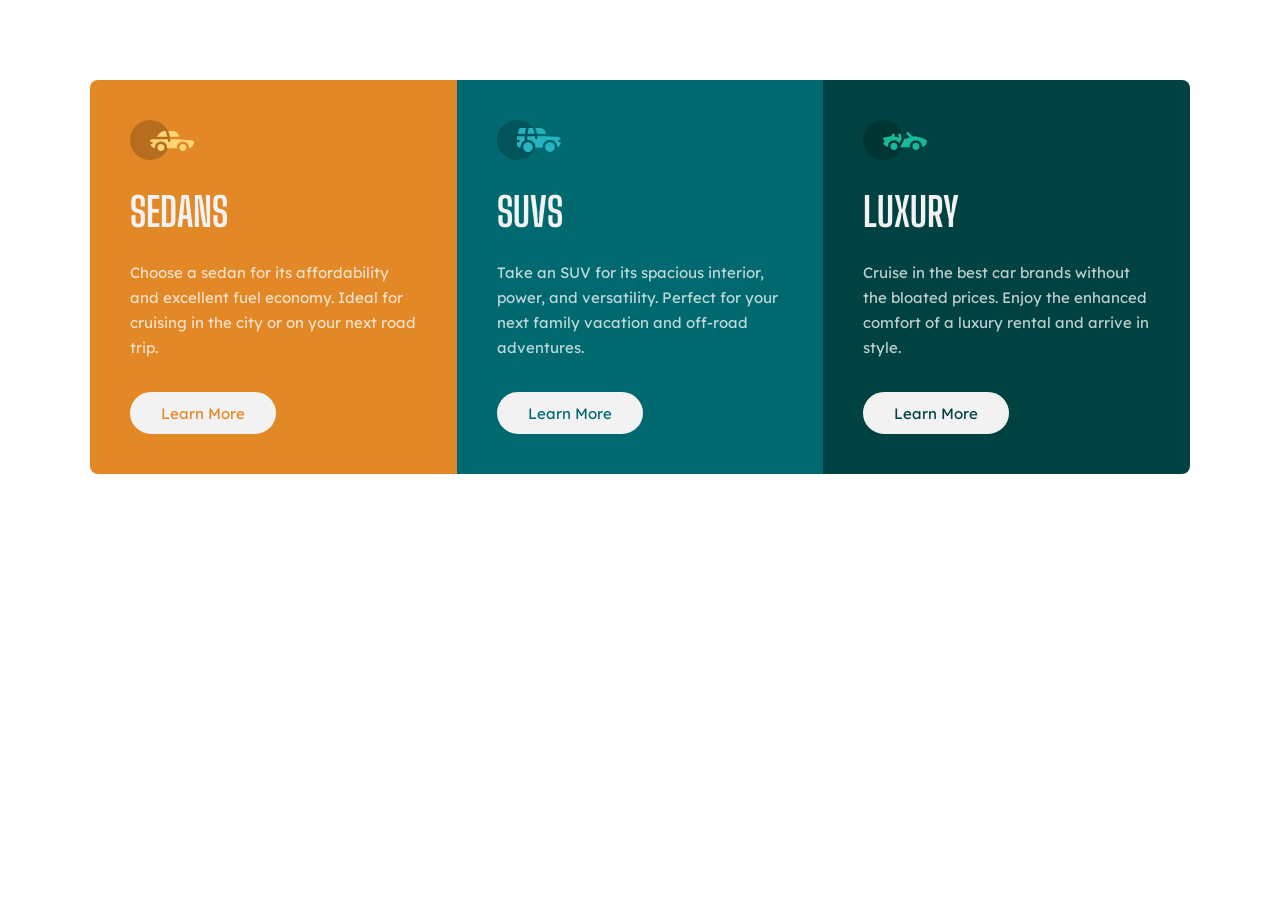
<file: index.html>
<!DOCTYPE html>
<html lang="en">
<head>
    <meta charset="UTF-8">
    <meta name="viewport" content="width=device-width, initial-scale=1.0">
    <link rel="preconnect" href="https://fonts.googleapis.com">
    <link rel="preconnect" href="https://fonts.gstatic.com" crossorigin>
    <link href="https://fonts.googleapis.com/css2?family=Big+Shoulders+Display:wght@700&family=Lexend+Deca&display=swap" rel="stylesheet">
    <link rel="stylesheet" href="style.css">
    <title>Choose Your Vehicle</title>
</head>
<body>
    <div class="container">
        <section id="vehicle-descriptions">
            <div class="description-card" id="sedan">
                <div class="vehicle-icon-container">
                    <img src="./images/icon-sedans.svg" alt="sedan icon">
                </div>
                <h3>Sedans</h3>
                <p>Choose a sedan for its affordability and excellent fuel economy. Ideal for cruising in the city or on your next road trip.</p>
                <button class="learn-more-btn">Learn More</button>
            </div>
            <div class="description-card" id="suvs">
                <div class="vehicle-icon-container">
                    <img src="./images/icon-suvs.svg" alt="suv icon">
                </div>
                <h3>suvs</h3>
                <p>Take an SUV for its spacious interior, power, and versatility. Perfect for your next family vacation and off-road adventures.</p>
                <button class="learn-more-btn">Learn More</button>
            </div>
            <div class="description-card" id="luxury">
                <div class="vehicle-icon-container">
                    <img src="./images/icon-luxury.svg" alt="luxury icon">
                </div>
                <h3>luxury</h3>
                <p>Cruise in the best car brands without the bloated prices. Enjoy the enhanced comfort of a luxury rental and arrive in style.</p>
                <button class="learn-more-btn">Learn More</button>
            </div>
        </section>
    </div>
</body>
</html>
</file>
<file: style.css>
* {
    margin: 0;
    padding: 0;
    box-sizing: border-box;
}

.container {
    width: 90%;
    max-width: 1100px;
    margin-left: auto;
    margin-right: auto;
}

#vehicle-descriptions {
    display: grid;
    grid-template-columns: repeat(3, 1fr);
    justify-items: center;
    margin-top: 5rem;
    margin-bottom: 2rem;
}

#sedan {
    background: hsl(31, 77%, 52%);
    border-radius: 8px 0px 0px 8px;
}

#suvs {
    background: hsl(184, 100%, 22%);
}

#luxury {
    background: hsl(179, 100%, 13%);
    border-radius: 0px 8px 8px 0px;
}

.description-card {
    padding: 2.5rem;
}

.description-card .vehicle-icon-container {
    padding-bottom: 1.5rem;
}

.description-card h3 {
    font-family: 'Big Shoulders Display', sans-serif;
    color: #f2f2f2;
    font-size: 40px;
    font-weight: 700;
    text-transform: uppercase;
    padding-bottom: 1.5rem;
}

.description-card p {
    color: #fff;
    font-family: 'Lexend Deca', sans-serif;
    font-size: 15px;
    font-weight: 400;
    line-height: 25px;
    opacity: .75;
}

.learn-more-btn {
    width: 146px;
    height: 42px;
    border-radius: 25px;
    border: 2px solid #f2f2f2;
    background: #f2f2f2;
    cursor: pointer;
    font-family: 'Lexend Deca', sans-serif;
    font-size: 15px;
    margin-top: 2rem;
}
.learn-more-btn:hover {
    background: transparent;
    color: #f2f2f2;
}
.learn-more-btn:hover {
    background-color: transparent;
    color: #fff !important;
}
#sedan .learn-more-btn { color: hsl(31, 77%, 52%); }
#suvs .learn-more-btn { color: hsl(184, 100%, 22%); }
#luxury .learn-more-btn { color: hsl(179, 100%, 13%); }

@media (max-width: 768px) {
    #vehicle-descriptions {
        grid-template-columns: 1fr;
        max-width: 330px;
        margin: 5rem auto;
    }

    #sedan {
        border-radius: 8px 8px 0 0;
    }

    #luxury {
        border-radius: 0 0 8px 8px;
    }
}
</file>
